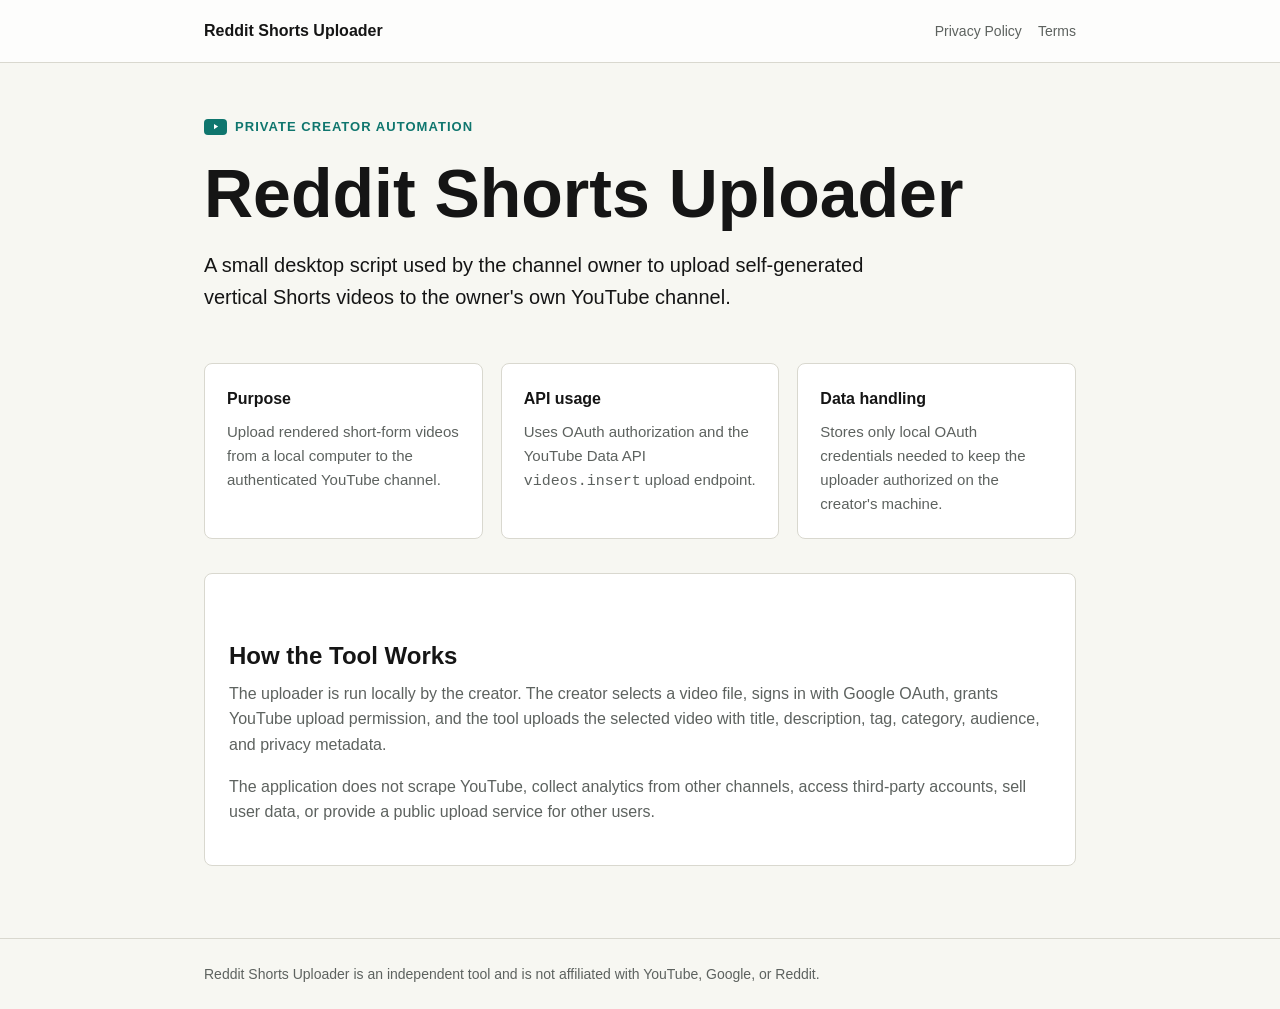
<file: index.html>
<!doctype html>
<html lang="en">
  <head>
    <meta charset="utf-8">
    <meta name="viewport" content="width=device-width, initial-scale=1">
    <title>Reddit Shorts Uploader</title>
    <meta
      name="description"
      content="A private desktop tool for uploading owner-generated YouTube Shorts with the YouTube Data API."
    >
    <link rel="stylesheet" href="styles.css">
  </head>
  <body>
    <header class="site-header">
      <nav class="nav" aria-label="Primary navigation">
        <a class="brand" href="index.html">Reddit Shorts Uploader</a>
        <div class="links">
          <a href="privacy.html">Privacy Policy</a>
          <a href="terms.html">Terms</a>
        </div>
      </nav>
    </header>

    <main>
      <section class="hero">
        <p class="eyebrow youtube-mark">
          <span class="youtube-logo" aria-label="YouTube">
            <svg viewBox="0 0 24 24" role="img" aria-hidden="true">
              <path d="M8 5v14l11-7z" fill="#fff"></path>
            </svg>
          </span>
          <span>Private creator automation</span>
        </p>
        <h1>Reddit Shorts Uploader</h1>
        <p class="summary">
          A small desktop script used by the channel owner to upload
          self-generated vertical Shorts videos to the owner's own YouTube
          channel.
        </p>
      </section>

      <section class="grid" aria-label="Application summary">
        <div class="item">
          <strong>Purpose</strong>
          <p>
            Upload rendered short-form videos from a local computer to the
            authenticated YouTube channel.
          </p>
        </div>
        <div class="item">
          <strong>API usage</strong>
          <p>
            Uses OAuth authorization and the YouTube Data API
            <code>videos.insert</code> upload endpoint.
          </p>
        </div>
        <div class="item">
          <strong>Data handling</strong>
          <p>
            Stores only local OAuth credentials needed to keep the uploader
            authorized on the creator's machine.
          </p>
        </div>
      </section>

      <section class="panel">
        <h2>How the Tool Works</h2>
        <p>
          The uploader is run locally by the creator. The creator selects a
          video file, signs in with Google OAuth, grants YouTube upload
          permission, and the tool uploads the selected video with title,
          description, tag, category, audience, and privacy metadata.
        </p>
        <p>
          The application does not scrape YouTube, collect analytics from other
          channels, access third-party accounts, sell user data, or provide a
          public upload service for other users.
        </p>
      </section>
    </main>

    <footer class="site-footer">
      <div class="footer-inner">
        Reddit Shorts Uploader is an independent tool and is not affiliated with
        YouTube, Google, or Reddit.
      </div>
    </footer>
  </body>
</html>
</file>
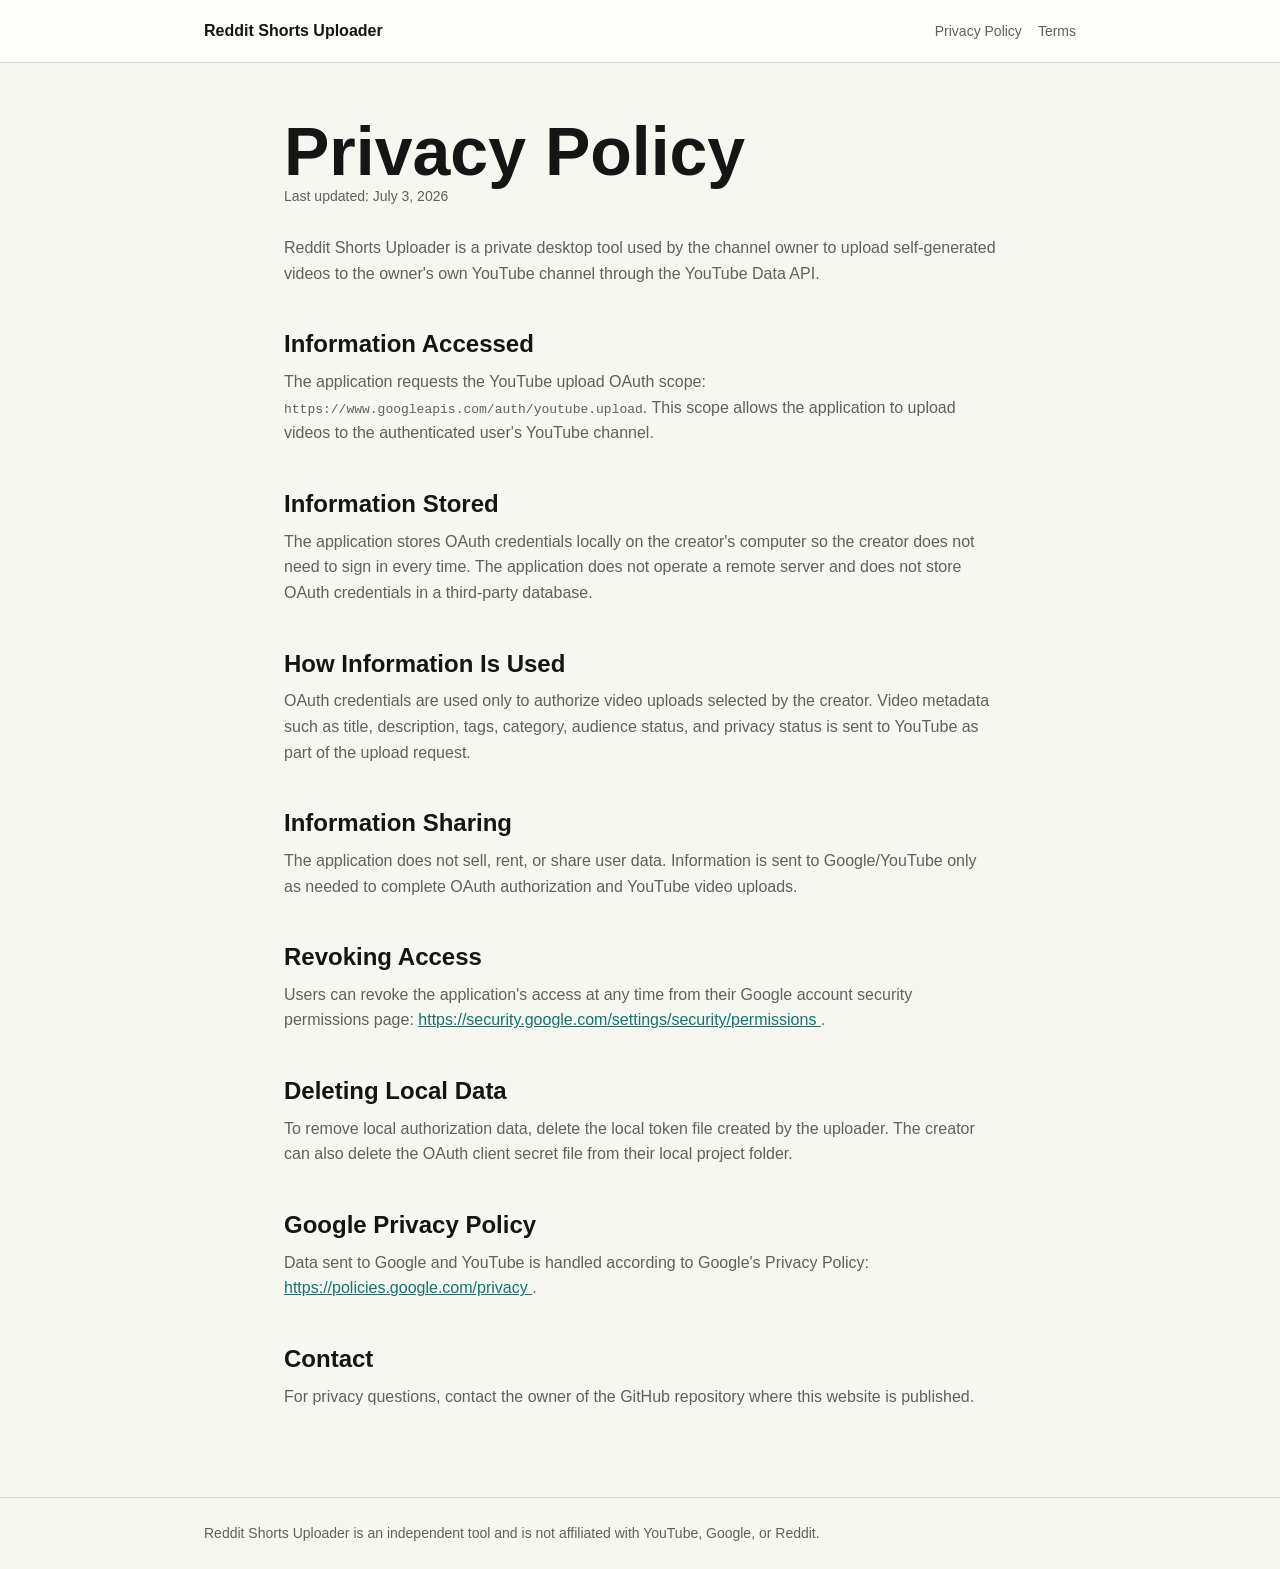
<file: privacy.html>
<!doctype html>
<html lang="en">
  <head>
    <meta charset="utf-8">
    <meta name="viewport" content="width=device-width, initial-scale=1">
    <title>Privacy Policy | Reddit Shorts Uploader</title>
    <meta
      name="description"
      content="Privacy policy for Reddit Shorts Uploader."
    >
    <link rel="stylesheet" href="styles.css">
  </head>
  <body>
    <header class="site-header">
      <nav class="nav" aria-label="Primary navigation">
        <a class="brand" href="index.html">Reddit Shorts Uploader</a>
        <div class="links">
          <a href="privacy.html">Privacy Policy</a>
          <a href="terms.html">Terms</a>
        </div>
      </nav>
    </header>

    <main class="doc">
      <h1>Privacy Policy</h1>
      <p class="meta">Last updated: July 3, 2026</p>

      <p>
        Reddit Shorts Uploader is a private desktop tool used by the channel
        owner to upload self-generated videos to the owner's own YouTube
        channel through the YouTube Data API.
      </p>

      <h2>Information Accessed</h2>
      <p>
        The application requests the YouTube upload OAuth scope:
        <code>https://www.googleapis.com/auth/youtube.upload</code>. This scope
        allows the application to upload videos to the authenticated user's
        YouTube channel.
      </p>

      <h2>Information Stored</h2>
      <p>
        The application stores OAuth credentials locally on the creator's
        computer so the creator does not need to sign in every time. The
        application does not operate a remote server and does not store OAuth
        credentials in a third-party database.
      </p>

      <h2>How Information Is Used</h2>
      <p>
        OAuth credentials are used only to authorize video uploads selected by
        the creator. Video metadata such as title, description, tags, category,
        audience status, and privacy status is sent to YouTube as part of the
        upload request.
      </p>

      <h2>Information Sharing</h2>
      <p>
        The application does not sell, rent, or share user data. Information is
        sent to Google/YouTube only as needed to complete OAuth authorization
        and YouTube video uploads.
      </p>

      <h2>Revoking Access</h2>
      <p>
        Users can revoke the application's access at any time from their Google
        account security permissions page:
        <a href="https://security.google.com/settings/security/permissions">
          https://security.google.com/settings/security/permissions
        </a>.
      </p>

      <h2>Deleting Local Data</h2>
      <p>
        To remove local authorization data, delete the local token file created
        by the uploader. The creator can also
        delete the OAuth client secret file from their local project folder.
      </p>

      <h2>Google Privacy Policy</h2>
      <p>
        Data sent to Google and YouTube is handled according to Google's Privacy
        Policy:
        <a href="https://policies.google.com/privacy">
          https://policies.google.com/privacy
        </a>.
      </p>

      <h2>Contact</h2>
      <p>
        For privacy questions, contact the owner of the GitHub repository where
        this website is published.
      </p>
    </main>

    <footer class="site-footer">
      <div class="footer-inner">
        Reddit Shorts Uploader is an independent tool and is not affiliated with
        YouTube, Google, or Reddit.
      </div>
    </footer>
  </body>
</html>
</file>
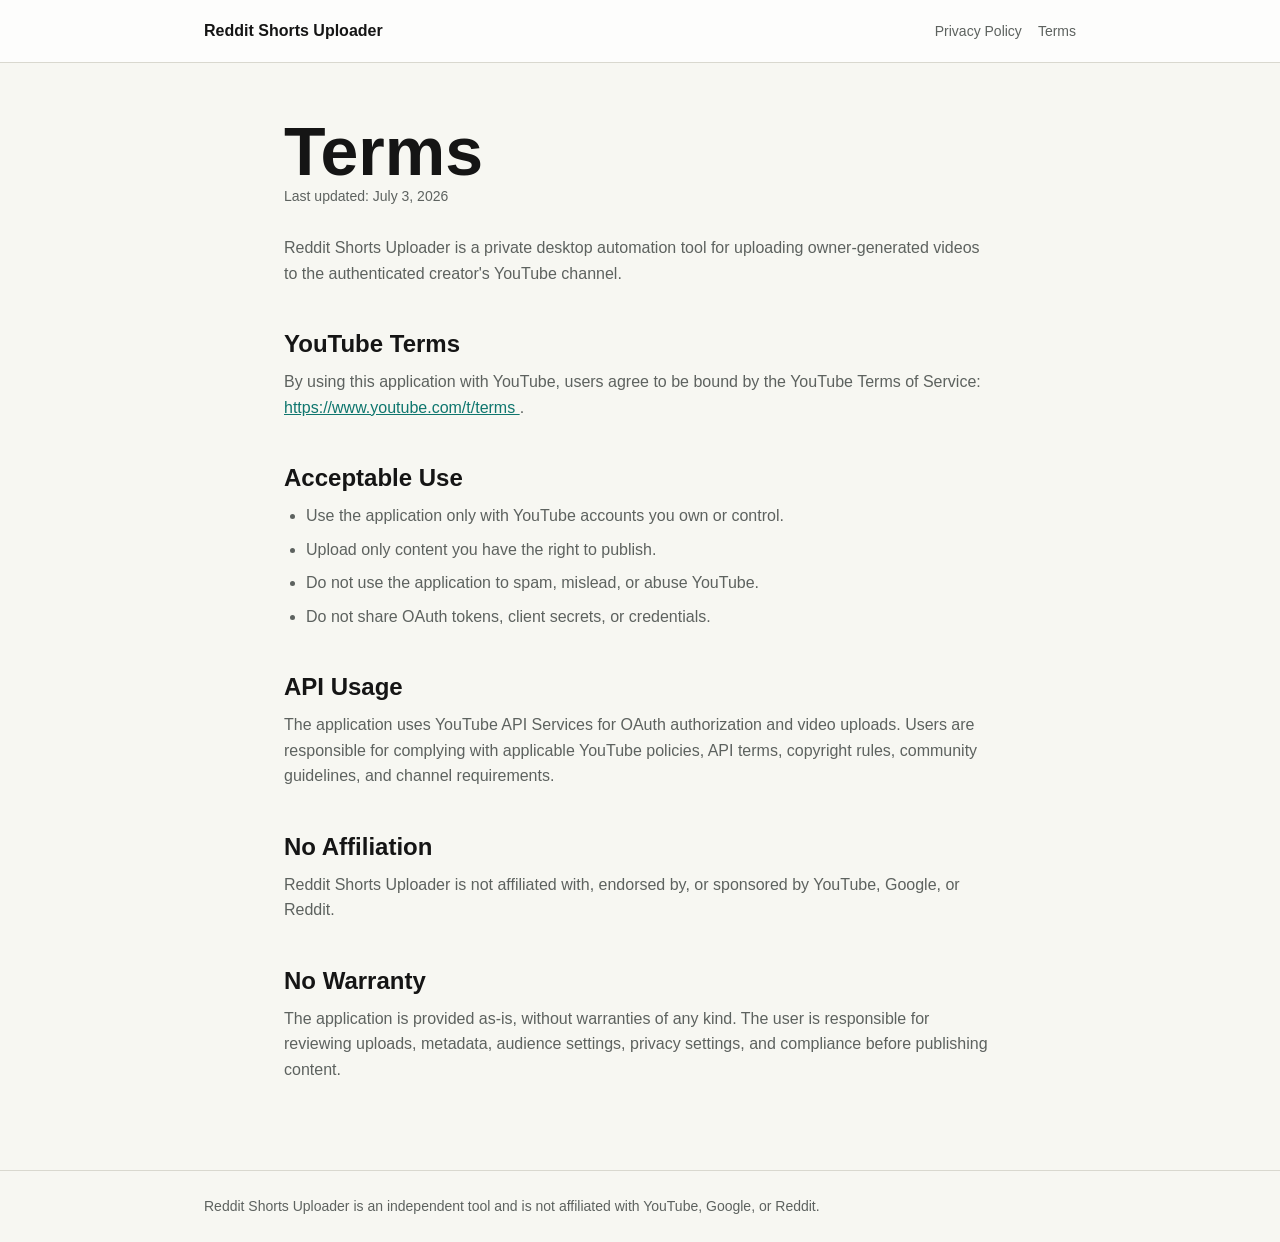
<file: terms.html>
<!doctype html>
<html lang="en">
  <head>
    <meta charset="utf-8">
    <meta name="viewport" content="width=device-width, initial-scale=1">
    <title>Terms | Reddit Shorts Uploader</title>
    <meta name="description" content="Terms for Reddit Shorts Uploader.">
    <link rel="stylesheet" href="styles.css">
  </head>
  <body>
    <header class="site-header">
      <nav class="nav" aria-label="Primary navigation">
        <a class="brand" href="index.html">Reddit Shorts Uploader</a>
        <div class="links">
          <a href="privacy.html">Privacy Policy</a>
          <a href="terms.html">Terms</a>
        </div>
      </nav>
    </header>

    <main class="doc">
      <h1>Terms</h1>
      <p class="meta">Last updated: July 3, 2026</p>

      <p>
        Reddit Shorts Uploader is a private desktop automation tool for
        uploading owner-generated videos to the authenticated creator's YouTube
        channel.
      </p>

      <h2>YouTube Terms</h2>
      <p>
        By using this application with YouTube, users agree to be bound by the
        YouTube Terms of Service:
        <a href="https://www.youtube.com/t/terms">
          https://www.youtube.com/t/terms
        </a>.
      </p>

      <h2>Acceptable Use</h2>
      <ul>
        <li>Use the application only with YouTube accounts you own or control.</li>
        <li>Upload only content you have the right to publish.</li>
        <li>Do not use the application to spam, mislead, or abuse YouTube.</li>
        <li>Do not share OAuth tokens, client secrets, or credentials.</li>
      </ul>

      <h2>API Usage</h2>
      <p>
        The application uses YouTube API Services for OAuth authorization and
        video uploads. Users are responsible for complying with applicable
        YouTube policies, API terms, copyright rules, community guidelines, and
        channel requirements.
      </p>

      <h2>No Affiliation</h2>
      <p>
        Reddit Shorts Uploader is not affiliated with, endorsed by, or sponsored
        by YouTube, Google, or Reddit.
      </p>

      <h2>No Warranty</h2>
      <p>
        The application is provided as-is, without warranties of any kind. The
        user is responsible for reviewing uploads, metadata, audience settings,
        privacy settings, and compliance before publishing content.
      </p>
    </main>

    <footer class="site-footer">
      <div class="footer-inner">
        Reddit Shorts Uploader is an independent tool and is not affiliated with
        YouTube, Google, or Reddit.
      </div>
    </footer>
  </body>
</html>
</file>
<file: styles.css>
:root {
  color-scheme: light;
  --bg: #f7f7f2;
  --ink: #151515;
  --muted: #5d625f;
  --line: #d9d8cf;
  --accent: #0f766e;
  --panel: #ffffff;
}

* {
  box-sizing: border-box;
}

body {
  margin: 0;
  background: var(--bg);
  color: var(--ink);
  font-family: Arial, Helvetica, sans-serif;
  line-height: 1.6;
}

a {
  color: var(--accent);
}

.site-header {
  border-bottom: 1px solid var(--line);
  background: rgba(255, 255, 255, 0.82);
}

.nav {
  display: flex;
  align-items: center;
  justify-content: space-between;
  gap: 24px;
  max-width: 920px;
  margin: 0 auto;
  padding: 18px 24px;
}

.brand {
  color: var(--ink);
  font-weight: 700;
  text-decoration: none;
}

.links {
  display: flex;
  gap: 16px;
  flex-wrap: wrap;
}

.links a {
  color: var(--muted);
  font-size: 14px;
  text-decoration: none;
}

.links a:hover {
  color: var(--ink);
}

main {
  max-width: 920px;
  margin: 0 auto;
  padding: 54px 24px 72px;
}

.hero {
  display: grid;
  gap: 22px;
  max-width: 760px;
}

.youtube-mark {
  align-items: center;
  display: inline-flex;
  gap: 8px;
}

.youtube-logo {
  align-items: center;
  background: var(--accent);
  border-radius: 4px;
  display: inline-flex;
  height: 16px;
  justify-content: center;
  width: 23px;
}

.youtube-logo svg {
  display: block;
  height: 9px;
  width: 9px;
}

.eyebrow {
  color: var(--accent);
  font-size: 13px;
  font-weight: 700;
  letter-spacing: 0.08em;
  margin: 0;
  text-transform: uppercase;
}

h1 {
  font-size: clamp(38px, 7vw, 68px);
  line-height: 1;
  margin: 0;
}

h2 {
  font-size: 24px;
  line-height: 1.2;
  margin: 44px 0 10px;
}

h3 {
  font-size: 18px;
  margin: 28px 0 8px;
}

p {
  color: var(--muted);
  margin: 0 0 16px;
}

ul {
  color: var(--muted);
  margin: 0 0 20px;
  padding-left: 22px;
}

li {
  margin: 8px 0;
}

.summary {
  color: var(--ink);
  font-size: 20px;
  max-width: 680px;
}

.panel {
  background: var(--panel);
  border: 1px solid var(--line);
  border-radius: 8px;
  margin-top: 34px;
  padding: 24px;
}

.grid {
  display: grid;
  gap: 18px;
  grid-template-columns: repeat(3, minmax(0, 1fr));
  margin-top: 34px;
}

.item {
  background: var(--panel);
  border: 1px solid var(--line);
  border-radius: 8px;
  padding: 22px;
}

.item strong {
  display: block;
  margin-bottom: 8px;
}

.item p {
  font-size: 15px;
  margin: 0;
}

.doc {
  max-width: 760px;
}

.meta {
  color: var(--muted);
  font-size: 14px;
  margin-bottom: 28px;
}

.site-footer {
  border-top: 1px solid var(--line);
  color: var(--muted);
  font-size: 14px;
}

.footer-inner {
  max-width: 920px;
  margin: 0 auto;
  padding: 24px;
}

@media (max-width: 760px) {
  .nav {
    align-items: flex-start;
    flex-direction: column;
  }

  .grid {
    grid-template-columns: 1fr;
  }
}
</file>
